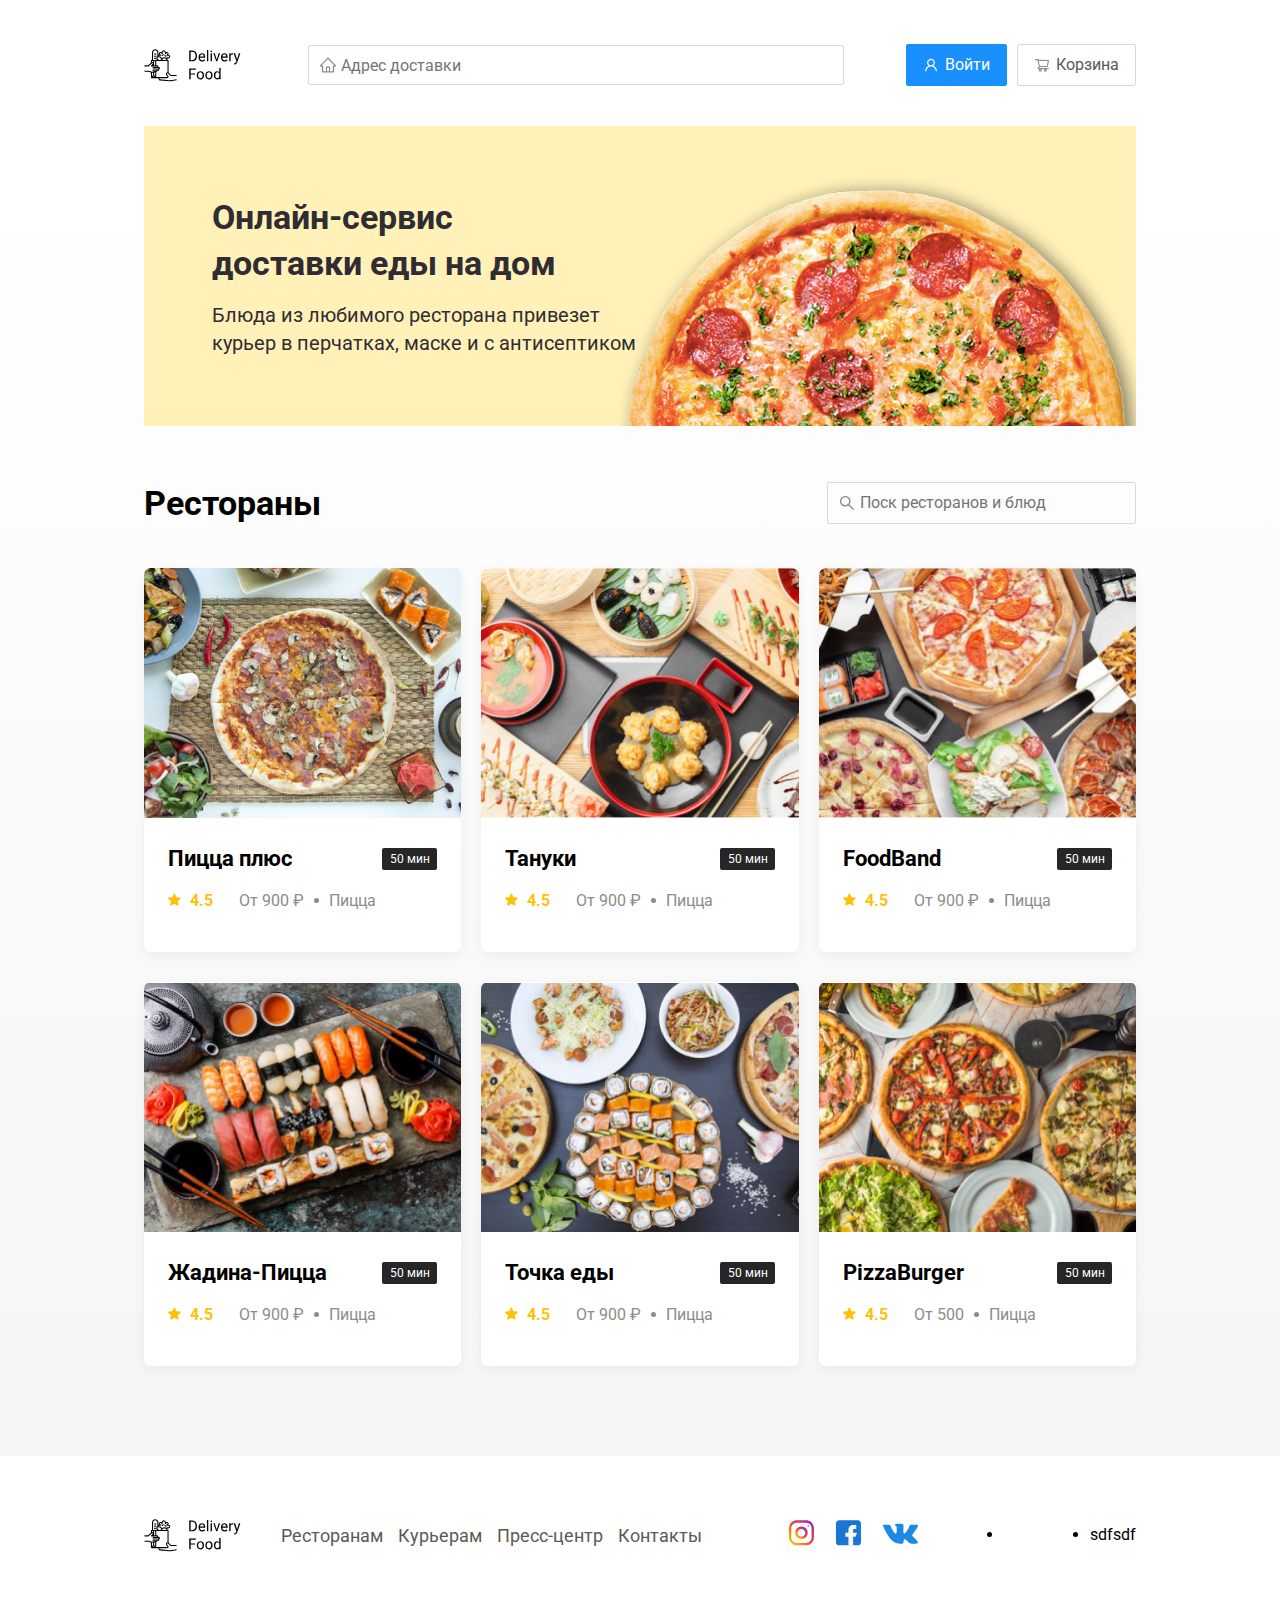
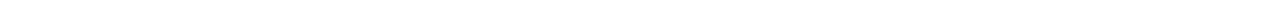
<file: index.html>
<!DOCTYPE html>
<html lang="ru">

<head>
    <meta charset="UTF-8">
    <meta http-equiv="X-UA-Compatible" content="IE=edge">
    <meta name="viewport" content="width=device-width, initial-scale=1.0">
    <title>Delivery food - быстрый заказ еды</title>
    <link href="https://fonts.googleapis.com/css2?family=Roboto:wght@400;700&display=swap" rel="stylesheet">
    <link rel="stylesheet" href="css/normalize.css">
    <link rel="stylesheet" href="css/style.css">
    <link rel="stylesheet" href="css/media.css">
</head>

<body>
    <div class="container">
        <header>
            <div class="header">
                <img src="./image/logo.svg" alt="logo" class="logo">
                <input type="text" class="search search-adress" placeholder="Адрес доставки">
                <div class="buttons">
                    <button class="button button-blue">
                            <img src="./icon/user.svg" alt="user" class="button_image">
                            Войти</button>
                    <button class="button">
                            <img src="./icon/shopping-cart.svg" alt="cart" class="button_image">
                            Корзина
                        </button>
                </div>
            </div>
        </header>

        <!-- header -->
    </div>

    <main class="main">
        <div class="container">
            <section class="promo">
                <h1 class="promo_title">Онлайн-сервис <br> доставки еды на дом</h1>
                <div class="promo_subtitle">Блюда из любимого ресторана привезет <br> курьер в перчатках, маске и с антисептиком</div>
            </section>
            <!-- promo -->
            <section class="restaurants">
                <div class="section_heading">
                    <a href="restaurants.html" class="restaurants_link">
                        <h2 class="section_title">Рестораны</h2>
                    </a>
                    <input type="text" class="search search-restaurants" placeholder="Поск ресторанов и блюд">
                </div>
                <div class="cards">
                    <div class="card">
                        <img src="./image/image1.png" alt="pizza" class="card_image">
                        <div class="card_descr">
                            <div class="card_heading">
                                <h3 class="card_title">Пицца плюс</h3>
                                <span class="card_timer">50 мин</span>
                            </div>
                            <div class="card_info">
                                <div class="card_rating">4.5</div>
                                <div class="card_price">От 900 ₽</div>
                                <div class="card_category">Пицца</div>
                            </div>
                        </div>
                    </div>
                    <!-- card -->
                    <div class="card">
                        <img src="./image/image2.png" alt="pizza" class="card_image">
                        <div class="card_heading">
                            <h3 class="card_title">Тануки</h3>
                            <span class="card_timer">50 мин</span>
                        </div>
                        <div class="card_info">
                            <div class="card_rating">4.5</div>
                            <div class="card_price">От 900 ₽</div>
                            <div class="card_category">Пицца</div>
                        </div>
                    </div>
                    <!-- card -->
                    <div class="card">
                        <img src="./image/image3.png" alt="pizza" class="card_image">
                        <div class="card_heading">
                            <h3 class="card_title">FoodBand</h3>
                            <span class="card_timer">50 мин</span>
                        </div>
                        <div class="card_info">
                            <div class="card_rating">4.5</div>
                            <div class="card_price">От 900 ₽</div>
                            <div class="card_category">Пицца</div>
                        </div>
                    </div>
                    <!-- card -->
                    <div class="card">
                        <img src="./image/image4.png" alt="pizza" class="card_image">
                        <div class="card_heading">
                            <h3 class="card_title">Жадина-Пицца</h3>
                            <span class="card_timer">50 мин</span>
                        </div>
                        <div class="card_info">
                            <div class="card_rating">4.5</div>
                            <div class="card_price">От 900 ₽</div>
                            <div class="card_category">Пицца</div>
                        </div>
                    </div>
                    <!-- card -->
                    <div class="card">
                        <img src="./image/image5.png" alt="pizza" class="card_image">
                        <div class="card_heading">
                            <h3 class="card_title">Точка еды</h3>
                            <span class="card_timer">50 мин</span>
                        </div>
                        <div class="card_info">
                            <div class="card_rating">4.5</div>
                            <div class="card_price">От 900 ₽</div>
                            <div class="card_category">Пицца</div>
                        </div>
                    </div>
                    <!-- card -->
                    <div class="card">
                        <img src="./image/image6.png" alt="pizza-plus" class="card_image">
                        <div class="card_heading">
                            <h3 class="card_title">PizzaBurger</h3>
                            <span class="card_timer">50 мин</span>
                        </div>
                        <div class="card_info">
                            <div class="card_rating">4.5</div>
                            <div class="card_price">От 500</div>
                            <div class="card_category">Пицца</div>
                        </div>
                    </div>
                    <!-- card -->
                </div>
                <!-- cards -->
            </section>
            <!-- restaurants -->
        </div>
    </main>

    <footer class="footer">
        <div class="container">
            <div class="footer_menu">
                <nav class="navbar">
                    <img src="./image/logo.svg" alt="logo" class="logo logo_footer">
                    <div class="navbar_menu">
                        <a href="#" class="navbar_item">Ресторанам</a>
                        <a href="#" class="navbar_item">Курьерам</a>
                        <a href="#" class="navbar_item">Пресс-центр</a>
                        <a href="#" class="navbar_item">Контакты</a>
                    </div>
                </nav>
                <div class="footer_social">
                    <a href="#" class="social_icon"><img src="./icon/instagram.svg" alt="instagram"></a>
                    <a href="#" class="social_icon"><img src="./icon/facebook.svg" alt="facebook"></a>
                    <a href="#" class="social_icon"><img src="./icon/vkontakte.svg" alt="vkontakte"></a>
                </div>
                <li></li>
                <li>sdfsdf</li>
            </div>
        </div>
    </footer>

</body>

</html>
</file>
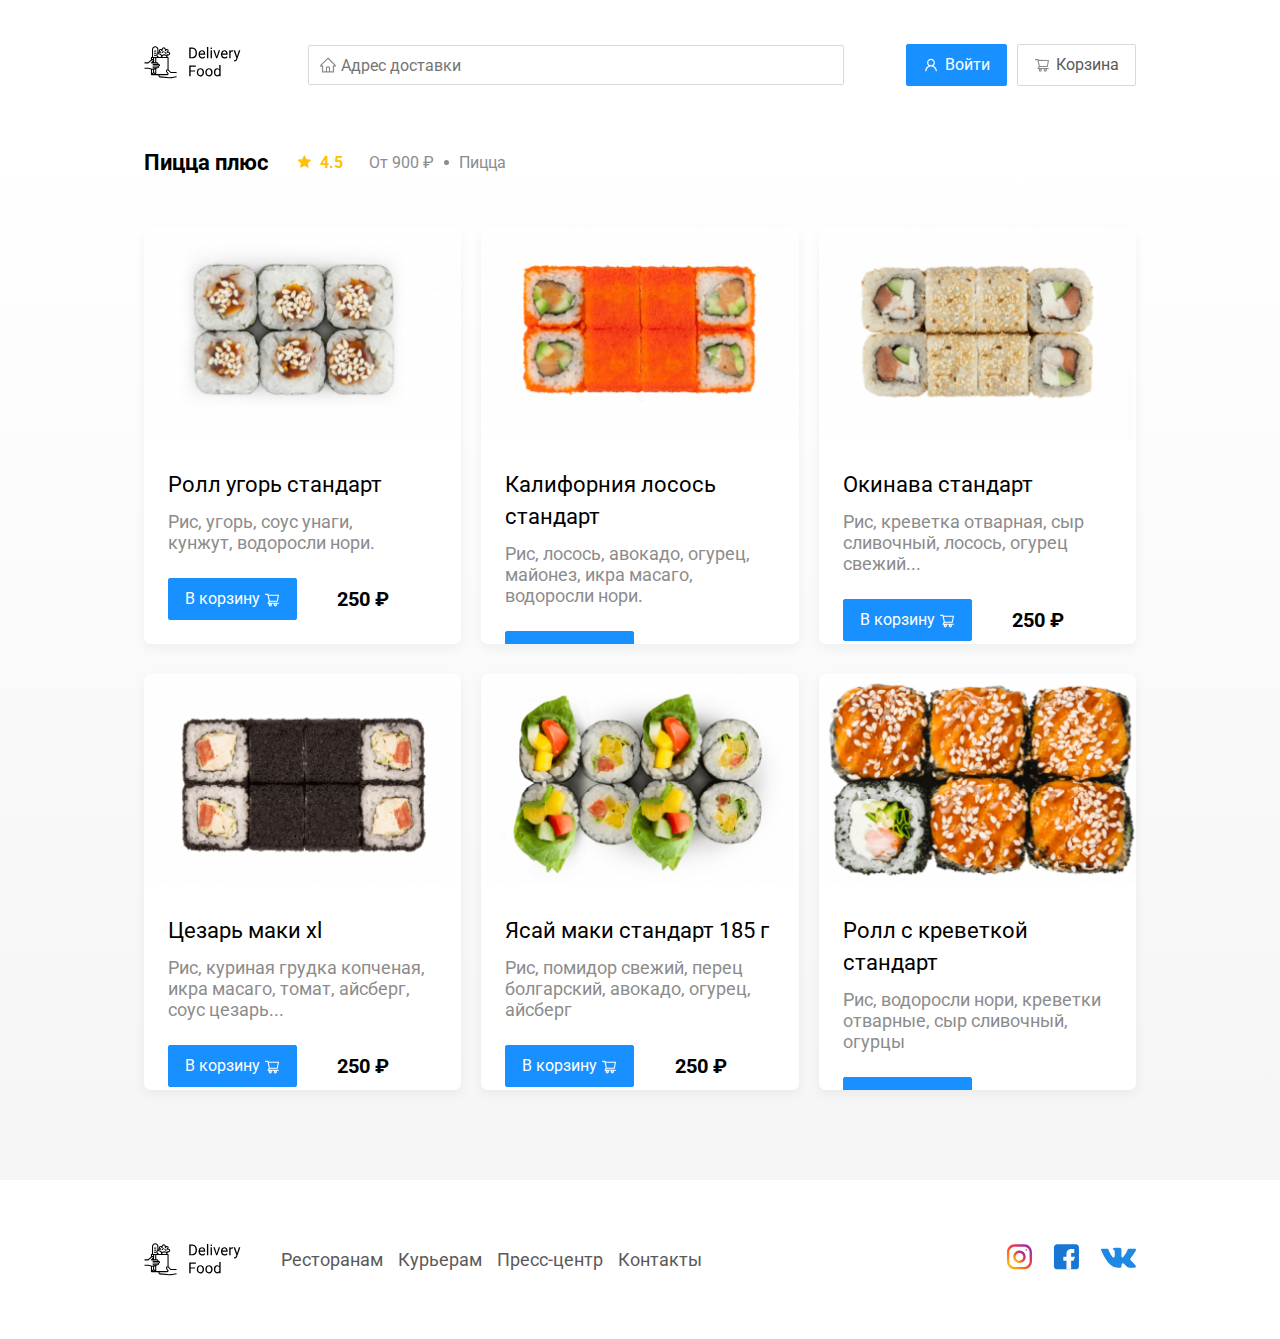
<file: restaurants.html>
<!DOCTYPE html>
<html lang="ru">

<head>
    <meta charset="UTF-8">
    <meta http-equiv="X-UA-Compatible" content="IE=edge">
    <meta name="viewport" content="width=device-width, initial-scale=1.0">
    <title>Delivery food - быстрый заказ еды</title>
    <link href="https://fonts.googleapis.com/css2?family=Roboto:wght@400;700&display=swap" rel="stylesheet">
    <link rel="stylesheet" href="css/normalize.css">
    <link rel="stylesheet" href="https://cdnjs.cloudflare.com/ajax/libs/animate.css/3.7.2/animate.min.css">
    <link rel="stylesheet" href="css/style.css">
    <link rel="stylesheet" href="css/media.css">
</head>

<body>
    <div class="container">
        <header>
            <div class="header">
                <a href="index.html"><img src="./image/logo.svg" alt="logo" class="logo"></a>
                <input type="text" class="search search-adress" placeholder="Адрес доставки">
                <div class="buttons">
                    <button class="button button-blue">
                            <img src="./icon/user.svg" alt="user" class="button_image">
                            Войти</button>
                    <button class="button" id="cart_button">
                            <img src="./icon/shopping-cart.svg" alt="cart" class="button_image">
                            Корзина
                        </button>
                </div>
            </div>
        </header>

        <!-- header -->
    </div>

    <main class="main">
        <div class="container">
            <section class="restaurants">
                <div class="restaurants_descr card_descr">
                    <h3 class="restaurants_title card_title">Пицца плюс</h3>
                    <div class="card_rating">4.5</div>
                    <div class="card_price">От 900 ₽</div>
                    <div class="card_category">Пицца</div>

                </div>
                <div class="cards">
                    <div class="card food_card wow fadeInUp" data-wow-delay="0.2s">
                        <img src="./image/foods/food1.png" alt="roll" class="card_image food_image">
                        <div class="card_heading">
                            <h3 class="card_title food_title">Ролл угорь стандарт</h3>
                        </div>
                        <div class="card_info">
                            <div class="food_descr">Рис, угорь, соус унаги, <br> кунжут, водоросли нори.</div>
                            <button class="button button-blue btn-cart">
                                <span class="button_text">В корзину</span>
                                <img src="./icon/shopping-cart-white.svg" alt="user" class="button_image btn_image">
                            </button>
                            <div class="food_price">250 ₽</div>
                        </div>
                    </div>
                    <!-- card -->
                    <div class="card food_card wow fadeInUp" data-wow-delay="0.4s">
                        <img src="./image/foods/food2.png" alt="roll" class="card_image food_image">
                        <div class="card_heading">
                            <h3 class="card_title food_title">Калифорния лосось стандарт</h3>
                        </div>
                        <div class="card_info">
                            <div class="food_descr">Рис, лосось, авокадо, огурец, майонез, икра масаго, водоросли нори.</div>
                            <button class="button button-blue btn-cart">
                                <span class="button_text">В корзину</span>
                                <img src="./icon/shopping-cart-white.svg" alt="user" class="button_image btn_image">
                            </button>
                            <div class="food_price">395 ₽</div>
                        </div>
                    </div>
                    <!-- card -->
                    <div class="card food_card wow fadeInUp" data-wow-delay="0.6s">
                        <img src="./image/foods/food3.png" alt="roll" class="card_image food_image">
                        <div class="card_heading">
                            <h3 class="card_title food_title">Окинава стандарт</h3>
                        </div>
                        <div class="card_info">
                            <div class="food_descr">Рис, креветка отварная, сыр сливочный, лосось, огурец свежий...</div>
                            <button class="button button-blue btn-cart">
                                <span class="button_text">В корзину</span>
                                <img src="./icon/shopping-cart-white.svg" alt="user" class="button_image btn_image">
                            </button>
                            <div class="food_price">250 ₽</div>
                        </div>
                    </div>
                    <!-- card -->
                    <div class="card food_card wow fadeInUp" data-wow-delay="0.2s">
                        <img src="./image/foods/food4.png" alt="roll" class="card_image food_image">
                        <div class="card_heading">
                            <h3 class="card_title food_title">Цезарь маки хl</h3>
                        </div>
                        <div class="card_info">
                            <div class="food_descr">Рис, куриная грудка копченая, икра масаго, томат, айсберг, соус цезарь...</div>
                            <button class="button button-blue btn-cart">
                                <span class="button_text">В корзину</span>
                                <img src="./icon/shopping-cart-white.svg" alt="user" class="button_image btn_image">
                            </button>
                            <div class="food_price">250 ₽</div>
                        </div>
                    </div>
                    <!-- card -->
                    <div class="card food_card wow fadeInUp" data-wow-delay="0.4s">
                        <img src="./image/foods/food5.png" alt="roll" class="card_image food_image">
                        <div class="card_heading">
                            <h3 class="card_title food_title">Ясай маки стандарт 185 г</h3>
                        </div>
                        <div class="card_info">
                            <div class="food_descr">Рис, помидор свежий, перец болгарский, авокадо, огурец, айсберг</div>
                            <button class="button button-blue btn-cart">
                                <span class="button_text">В корзину</span>
                                <img src="./icon/shopping-cart-white.svg" alt="user" class="button_image btn_image">
                            </button>
                            <div class="food_price">250 ₽</div>
                        </div>
                    </div>
                    <!-- card -->
                    <div class="card food_card wow fadeInUp" data-wow-delay="0.6s">
                        <img src="./image/foods/food6.png" alt="roll" class="card_image food_image">
                        <div class="card_heading">
                            <h3 class="card_title food_title">Ролл с креветкой стандарт</h3>
                        </div>
                        <div class="card_info">
                            <div class="food_descr">Рис, водоросли нори, креветки отварные, сыр сливочный, огурцы</div>
                            <button class="button button-blue btn-cart">
                                <span class="button_text">В корзину</span>
                                <img src="./icon/shopping-cart-white.svg" alt="user" class="button_image btn_image">
                            </button>
                            <div class="food_price">250 ₽</div>
                        </div>
                    </div>
                    <!-- card -->
                </div>
                <!-- cards -->
            </section>
            <!-- restaurants -->
        </div>
    </main>

    <footer class="footer">
        <div class="container">
            <div class="footer_menu">
                <nav class="navbar">
                    <img src="./image/logo.svg" alt="logo" class="logo logo_footer">
                    <div class="navbar_menu">
                        <a href="#" class="navbar_item">Ресторанам</a>
                        <a href="#" class="navbar_item">Курьерам</a>
                        <a href="#" class="navbar_item">Пресс-центр</a>
                        <a href="#" class="navbar_item">Контакты</a>
                    </div>
                </nav>
                <div class="footer_social">
                    <a href="#" class="social_icon"><img src="./icon/instagram.svg" alt="instagram"></a>
                    <a href="#" class="social_icon"><img src="./icon/facebook.svg" alt="facebook"></a>
                    <a href="#" class="social_icon"><img src="./icon/vkontakte.svg" alt="vkontakte"></a>
                </div>
            </div>
        </div>
    </footer>

    <div class="modal">
        <div class="modal_dialog">
            <div class="modal_header">
                <h3 class="modal_title">Корзина</h3>
                <button class="modal_close">&times;</button>
            </div>
            <div class="modal_body">
                <div class="food_row">
                    <span class="food_name">Ролл угорь стандарт</span>
                    <strong class="food_price">250 ₽</strong>
                    <div class="food_counter">
                        <button class="counter_button">-</button>
                        <span class="counter">1</span>
                        <button class="counter_button">+</button>
                    </div>
                </div>
                <div class="food_row">
                    <span class="food_name">Ролл угорь стандарт</span>
                    <strong class="food_price">250 ₽</strong>
                    <div class="food_counter">
                        <button class="counter_button">-</button>
                        <span class="counter">1</span>
                        <button class="counter_button">+</button>
                    </div>
                </div>
                <div class="food_row">
                    <span class="food_name">Ролл угорь стандарт</span>
                    <strong class="food_price">250 ₽</strong>
                    <div class="food_counter">
                        <button class="counter_button">-</button>
                        <span class="counter">1</span>
                        <button class="counter_button">+</button>
                    </div>
                </div>
                <div class="food_row">
                    <span class="food_name">Ролл угорь стандарт</span>
                    <strong class="food_price">250 ₽</strong>
                    <div class="food_counter">
                        <button class="counter_button">-</button>
                        <span class="counter">1</span>
                        <button class="counter_button">+</button>
                    </div>
                </div>
                <div class="food_row">
                    <span class="food_name">Ролл угорь стандарт</span>
                    <strong class="food_price">250 ₽</strong>
                    <div class="food_counter">
                        <button class="counter_button">-</button>
                        <span class="counter">1</span>
                        <button class="counter_button">+</button>
                    </div>
                </div>
            </div>
            <div class="modal_footer">
                <span class="modal_price-tag">1250 ₽</span>
                <div class="buttons">
                    <button class="button button-blue button_modal">Оформить заказ</button>
                    <button class="button">Отмена</button>
                </div>

            </div>

        </div>
    </div>

    <script src="js/wow.min.js"></script>
    <script src="js/main.js"></script>

</body>


</html>
</file>
<file: css/style.css>
* {
    box-sizing: border-box;
}

body {
    font-family: 'Roboto', sans-serif;
    padding-top: 44px;
}

h1,
h2,
h3 {
    margin: 0;
    padding: 0;
}

.container {
    max-width: 1200px;
    margin: auto;
}

.header {
    display: flex;
    justify-content: space-between;
    align-items: center;
}

.search {
    border: 1px solid #D9D9D9;
    border-radius: 2px;
    color: #BFBFBF;
    font-size: 16px;
    line-height: 24px;
    padding-left: 32px;
}

.search-adress {
    flex: 0.8;
    height: 40px;
    background: url(../icon/home.svg) left 10px center no-repeat;
}

.buttons {
    display: flex;
    justify-content: space-between;
}

.button {
    display: flex;
    padding: 8px 16px;
    font-size: 16px;
    line-height: 24px;
    font-weight: 400;
    align-items: center;
    /* text-align: center; */
    background: #FFFFFF;
    border: 1px solid #D9D9D9;
    box-shadow: 0px 0px 2px rgba(0, 0, 0, 0.0015);
    border-radius: 2px;
    color: #595959;
    transition: all 0.3s;
    cursor: pointer;
}

.button:hover {
    filter: contrast(0.7);
}

.button-blue {
    margin-right: 10px;
    background: #1890FF;
    border: 1px solid #1890FF;
    color: #FFFFFF;
}

.button-blue:hover {
    filter: contrast(1);
    filter: saturate(400%);
}

.button_image {
    margin-right: 6px;
}

.main {
    background: linear-gradient(180deg, rgba(245, 245, 245, 0) 1.04%, #F5F5F5 100%);
}

.promo {
    margin-top: 40px;
    height: 300px;
    background: #FFF1B8 no-repeat url(../image/kisspng-sausage-pizza-margherita-hamburger-calzone-sausage-pizza-5a7f9cdf698d78.5827570315183126714324.png) top -20px right -50px / 700px;
    padding: 68px;
}

.promo_title {
    font-size: 39px;
    line-height: 46px;
    color: #302C34;
    margin-bottom: 15px;
}

.promo_subtitle {
    font-size: 24px;
    line-height: 28px;
    color: #302C34;
}

.restaurants {
    margin-top: 56px;
    padding-bottom: 60px;
}

.restaurants_link {
    text-decoration: none;
}

.section_heading {
    display: flex;
    justify-content: space-between;
}

.section_title {
    font-size: 36px;
    line-height: 42px;
    color: #000000;
    font-weight: 700;
}

.search-restaurants {
    /* width: 306px; */
    flex: 0.35;
    background: no-repeat url(../icon/search.svg) center left 10px;
}

.cards {
    margin-top: 44px;
    display: flex;
    flex-wrap: wrap;
    justify-content: space-between;
}

.card {
    flex-basis: 32%;
    height: 384px;
    background: #FFFFFF;
    box-shadow: 0px 4px 12px rgba(0, 0, 0, 0.05);
    border-radius: 7px;
    margin-bottom: 30px;
    overflow: hidden;
}

.card_image {
    width: 100%;
    height: 250px;
    object-fit: cover;
}

.card_heading {
    margin-top: 21px;
    display: flex;
    justify-content: space-between;
    align-items: center;
    padding: 0 24px;
}

.card_title {
    font-weight: 700;
    font-size: 24px;
    line-height: 32px;
    color: #000000;
}

.card_timer {
    width: 55px;
    height: 22px;
    background: #262626;
    border-radius: 2px;
    color: #fff;
    font-size: 12px;
    line-height: 20px;
    display: flex;
    align-items: center;
    padding-left: 8px;
}

.card_info {
    margin-top: 10px;
    padding: 0 24px;
    display: flex;
    flex-wrap: wrap;
    align-items: center;
    /* overflow: hidden; */
}

.card_rating {
    position: relative;
    padding-left: 22px;
    font-weight: 700;
    font-size: 18px;
    line-height: 32px;
    color: #FFC107;
    margin-right: 26px;
}

.card_rating::before {
    content: "";
    position: absolute;
    width: 14px;
    height: 14px;
    left: 0;
    top: 8px;
    display: block;
    background: no-repeat url(../icon/star.svg);
}

.card_price {
    font-size: 18px;
    line-height: 32px;
    color: #8C8C8C;
    margin-right: 10px;
}

.card_category {
    position: relative;
    font-size: 18px;
    line-height: 32px;
    color: #8C8C8C;
    padding-left: 15px;
    text-overflow: ellipsis;
}

.card_category::before {
    position: absolute;
    content: '';
    display: block;
    left: 0;
    top: 12.5px;
    width: 5px;
    height: 5px;
    border-radius: 50%;
    background-color: #8C8C8C;
}

.footer {
    height: 156px;
    background-color: #fff;
}

.footer_menu {
    display: flex;
    justify-content: space-between;
    align-items: center;
    padding-top: 61px;
    padding-bottom: 61px;
}

.navbar {
    display: flex;
}

.navbar_menu {
    display: flex;
    margin-left: 36px;
    align-items: center;
}

.navbar_item {
    font-size: 18px;
    line-height: 21px;
    color: #595959;
    text-decoration: none;
}

.navbar_item:not(:last-child) {
    margin-right: 15px;
}

.footer_social {
    display: flex;
    align-items: center;
}

.social_icon:not(:last-child) {
    margin-right: 21px;
}

.restaurants_descr {
    display: flex;
    justify-content: flex-start;
    align-items: center;
    /* padding: 0; */
}

.restaurants_title {
    margin-right: 30px;
    font-size: 36px;
    line-height: 42px;
}

.food_card {
    padding-bottom: 30px;
    height: 416px;
}

.food_title {
    font-weight: 400;
}

.food_image {
    height: 212px;
    margin-bottom: 4px;
}

.food_descr {
    font-size: 18px;
    line-height: 21px;
    color: #8C8C8C;
    margin-bottom: 25px;
}

.food_price {
    font-weight: bold;
    font-size: 20px;
    line-height: 32px;
    color: #000000;
}

.btn-cart {
    width: 129px;
    display: flex;
    justify-content: space-between;
    margin-right: 32px;
}

.button_text {
    font-size: 16px;
    font-weight: 400;
    line-height: 24px;
    color: #FFFFFF;
    /* margin-right: 4px; */
}

.btn_image {
    margin-right: 0;
}

.modal {
    position: fixed;
    left: 0;
    top: 0;
    width: 100%;
    height: 100%;
    background: rgba(0, 0, 0, 0.4);
    display: flex;
    display: none;
}

.active {
    display: flex;
}

.modal_dialog {
    max-width: 780px;
    width: 95%;
    min-height: 552px;
    background: #FFFFFF;
    border-radius: 5px;
    margin: auto;
    padding: 41px 46px;
}

.modal_header {
    display: flex;
    justify-content: space-between;
    align-items: center;
    margin-bottom: 48px;
}

.modal_title {
    font-size: 36px;
    line-height: 42px;
    color: #000000;
    font-weight: 700;
}

.modal_close {
    font-size: 36px;
    border: none;
    background: transparent;
    cursor: pointer;
}

.modal_body {
    margin-bottom: 53px;
}

.food_row {
    display: flex;
    align-items: center;
    padding-right: 15px;
    justify-content: space-between;
    padding-bottom: 8px;
    margin-bottom: 15px;
    border-bottom: 1px solid #D9D9D9;
    ;
}

.food_name {
    font-size: 18px;
    line-height: 32px;
}

.food_price {
    margin-left: auto;
    margin-right: 48px;
    font-weight: bold;
    font-size: 20px;
    line-height: 32px;
}

.food_counter {
    display: flex;
    align-items: center;
}

.counter_button {
    width: 39px;
    height: 32px;
    background: #FFFFFF;
    border: 1px solid #40A9FF;
    box-sizing: border-box;
    border-radius: 2px;
    display: flex;
    align-items: center;
    justify-content: center;
    font-size: 14px;
    line-height: 22px;
    color: #40A9FF;
}

.counter {
    line-height: 24px;
    margin-left: 13px;
    margin-right: 13px;
}

.modal_footer {
    display: flex;
    align-items: center;
    justify-content: space-between;
}

.modal_price-tag {
    width: 106px;
    height: 54px;
    background: #262626;
    border-radius: 5px;
    font-size: 20px;
    line-height: 23px;
    color: #FAFAFA;
    display: flex;
    align-items: center;
    justify-content: center;
}

.button_modal {
    margin-right: 19px;
}
</file>
<file: css/media.css>
@media (max-width: 1366px) {
    .container {
        max-width: 992px;
    }
    .promo {
        background-size: 600px;
        background-position: top 0px right -50px;
    }
    .promo_title {
        font-size: 34px;
    }
    .promo_subtitle {
        font-size: 20px;
    }
    .section_title {
        font-size: 34px;
    }
    .card_title {
        font-size: 22px;
    }
    .card_rating,
    .card_price,
    .card_category {
        font-size: 16px;
    }
    .card_rating::before {
        background-size: 90%;
    }
}

@media (max-width: 996px) {
    .container {
        max-width: 767px;
    }
    .promo {
        background-size: 500px;
        background-position: top 15px right -50px;
        padding: 30px;
    }
    .promo_title {
        font-size: 30px;
    }
    .promo_subtitle {
        font-size: 16px;
    }
    .section_title {
        font-size: 30px;
        line-height: 32px;
    }
    .restaurants {
        margin-top: 35px;
        padding-bottom: 35px;
    }
    .card_title {
        font-size: 18px;
    }
    .card_timer {
        width: 45px;
        height: 18px;
        font-size: 10px;
    }
    .card_heading,
    .card_info {
        padding: 0 15px;
    }
    .card_rating,
    .card_price,
    .card_category {
        font-size: 14px;
    }
    .card_rating::before {
        background-size: 80%;
        background-position: center;
    }
    .navbar_item {
        font-size: 16px;
    }
}

@media (max-width: 766px) {
    .container {
        max-width: 577px;
    }
    .search {
        font-size: 14px;
    }
    .button {
        font-size: 14px;
    }
    .promo {
        background-size: 400px;
        background-position: top 105px right -35px;
    }
    .promo_title {
        font-size: 26px;
        line-height: 1.1;
    }
    .promo_subtitle {
        width: 340px;
        line-height: 1.3;
    }
    .section_title {
        font-size: 26px;
    }
    .search-restaurants {
        flex: 0.8;
    }
    .card {
        flex-basis: 48%;
    }
    .footer_menu {
        padding-top: 30px;
        padding-bottom: 30px;
    }
    .navbar {
        width: 60%;
    }
    .navbar_menu {
        flex-direction: column;
        align-items: flex-start;
    }
    .logo_footer {
        margin-right: auto;
    }
}

@media (max-width: 576px) {
    .container {
        width: 90%;
    }
    .header {
        flex-wrap: wrap;
    }
    .search-adress {
        order: 2;
        margin-top: 20px;
        flex: 1;
    }
    .button {
        font-size: 0;
    }
    .button_image {
        margin-right: 0;
    }
    .promo {
        background-image: none;
        height: 180px;
    }
    .promo_subtitle {
        font-size: 14px;
        width: 302px;
    }
    .section_title {
        font-size: 22px;
    }
    .card {
        flex-basis: 100%;
    }
    .footer_menu {
        flex-direction: column;
        align-items: center;
    }
    .navbar {
        flex-direction: column;
        align-items: center;
        margin-bottom: 20px;
    }
    .logo_footer {
        margin-right: 0;
        margin-bottom: 20px;
    }
}
</file>
